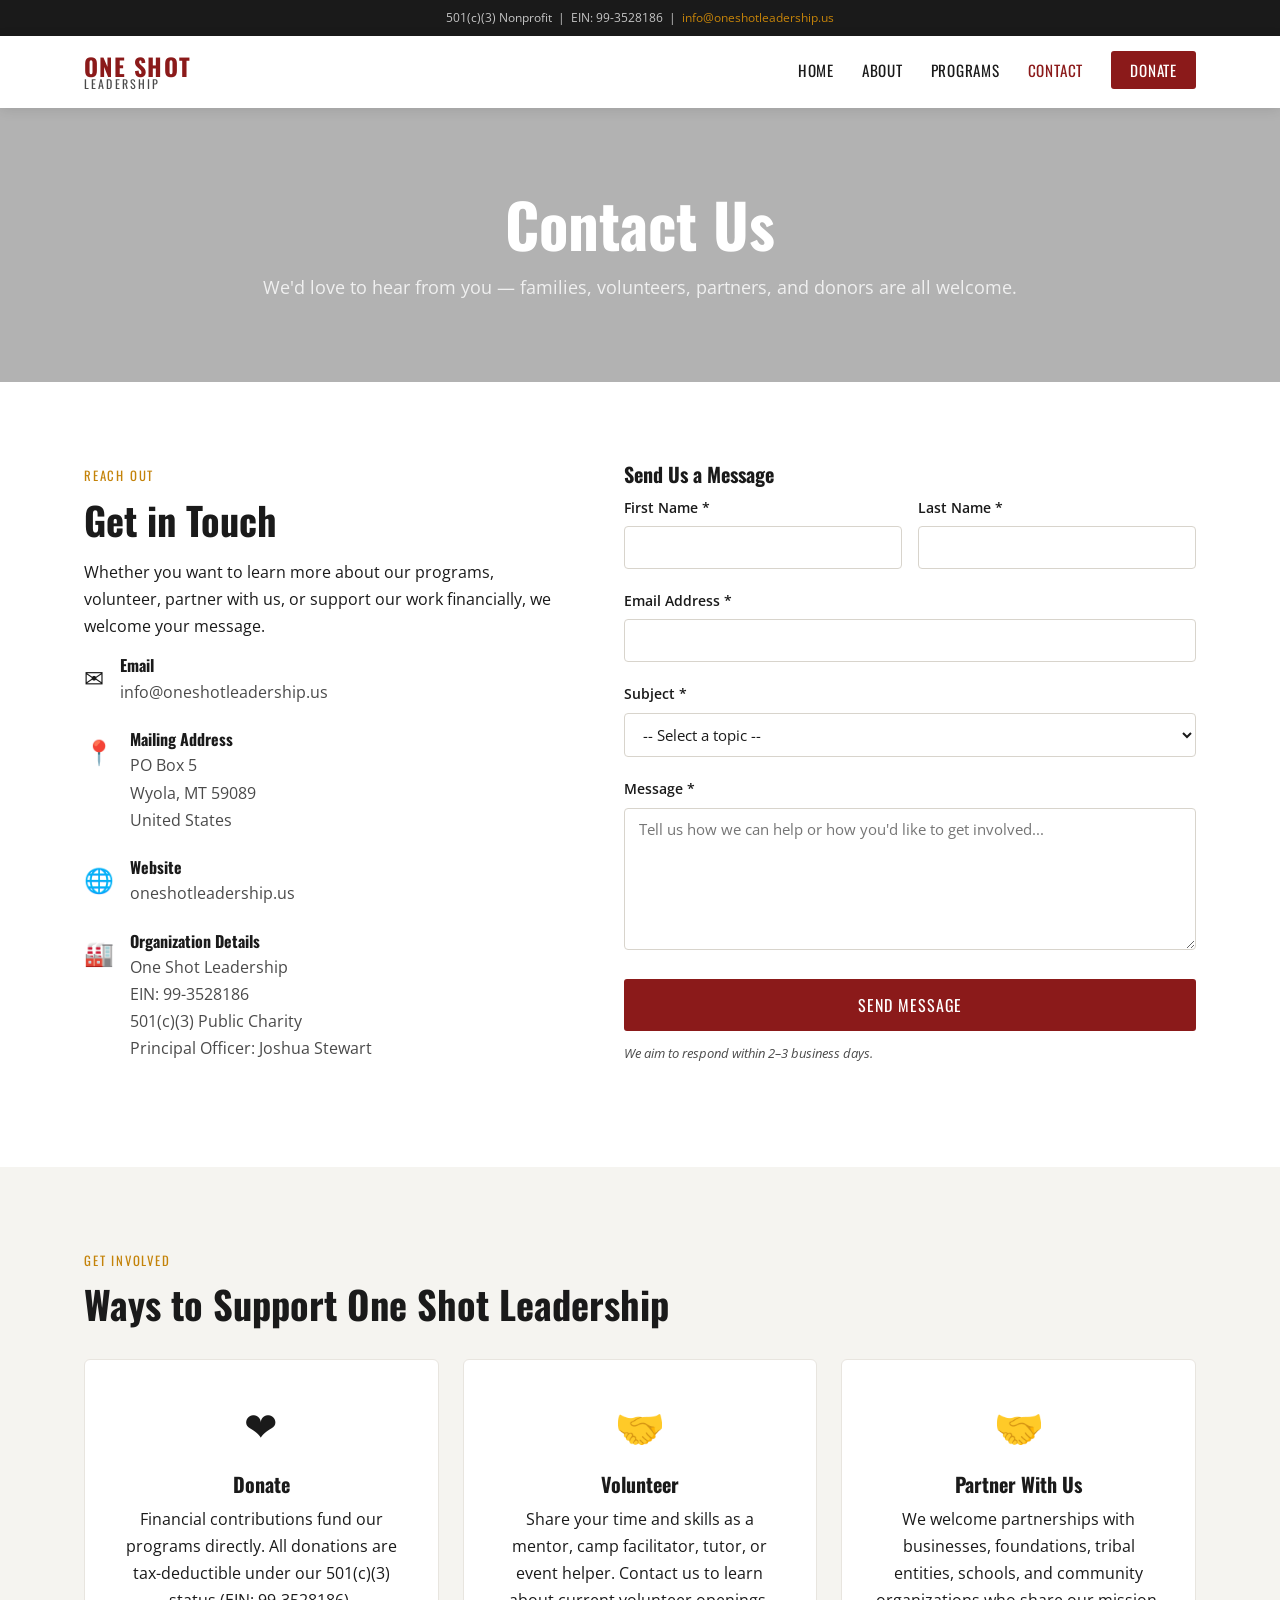
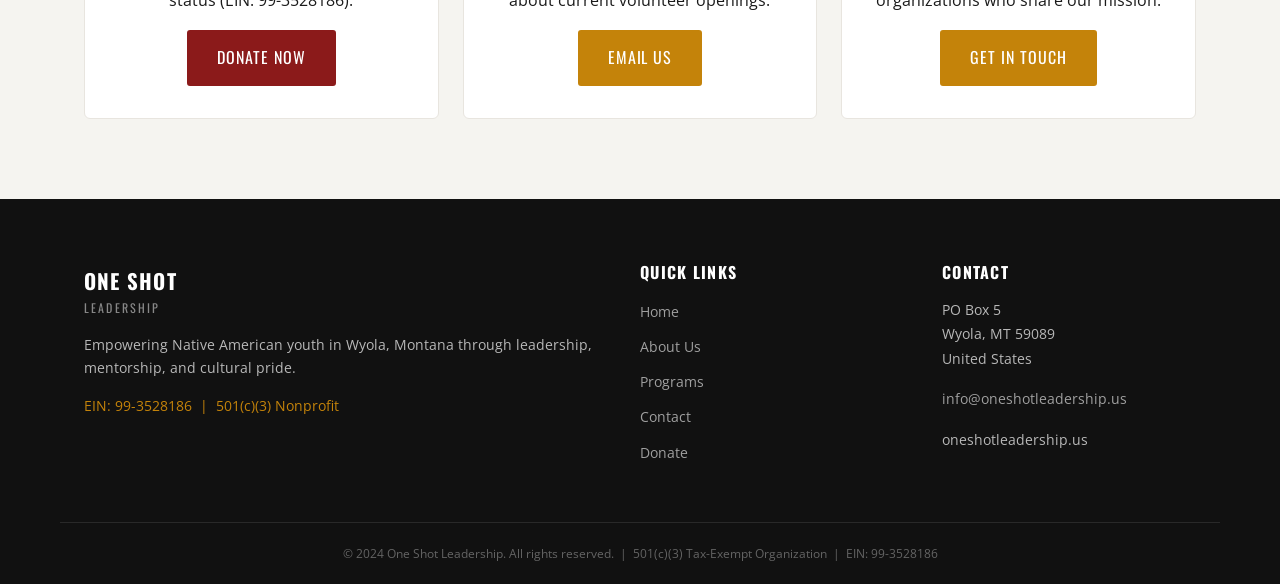
<file: contact.html>
<!DOCTYPE html>
<html lang="en">
<head>
  <meta charset="UTF-8" />
  <meta name="viewport" content="width=device-width, initial-scale=1.0" />
  <title>Contact | One Shot Leadership</title>
  <meta name="description" content="Contact One Shot Leadership. PO Box 5, Wyola, MT 59089. Email: info@oneshotleadership.us. EIN: 99-3528186." />
  <link rel="stylesheet" href="css/styles.css" />
  <link rel="preconnect" href="https://fonts.googleapis.com" />
  <link href="https://fonts.googleapis.com/css2?family=Oswald:wght@400;600;700&family=Open+Sans:wght@400;600&display=swap" rel="stylesheet" />
</head>
<body>

  <div class="top-bar">
    <span>501(c)(3) Nonprofit &nbsp;|&nbsp; EIN: 99-3528186 &nbsp;|&nbsp; <a href="mailto:info@oneshotleadership.us">info@oneshotleadership.us</a></span>
  </div>

  <header class="site-header">
    <div class="container nav-container">
      <a href="index.html" class="logo">
        <span class="logo-main">ONE SHOT</span><span class="logo-sub">LEADERSHIP</span>
      </a>
      <button class="nav-toggle" aria-label="Toggle navigation">&#9776;</button>
      <nav class="main-nav">
        <ul>
          <li><a href="index.html">Home</a></li>
          <li><a href="about.html">About</a></li>
          <li><a href="programs.html">Programs</a></li>
          <li><a href="contact.html" class="active">Contact</a></li>
          <li><a href="donate.html" class="btn-nav">Donate</a></li>
        </ul>
      </nav>
    </div>
  </header>

  <section class="page-hero" style="background-image:url('https://images.unsplash.com/photo-1529156069898-49953e39b3ac?auto=format&fit=crop&w=1600&q=80');">
    <div class="page-hero-overlay"></div>
    <div class="container page-hero-content">
      <h1>Contact Us</h1>
      <p>We'd love to hear from you — families, volunteers, partners, and donors are all welcome.</p>
    </div>
  </section>

  <section class="section-pad">
    <div class="container contact-layout">

      <!-- CONTACT INFO -->
      <div class="contact-info-col">
        <span class="section-label">Reach Out</span>
        <h2>Get in Touch</h2>
        <p>Whether you want to learn more about our programs, volunteer, partner with us, or support our work financially, we welcome your message.</p>

        <div class="contact-block">
          <div class="contact-block-icon">&#9993;</div>
          <div>
            <h4>Email</h4>
            <a href="mailto:info@oneshotleadership.us">info@oneshotleadership.us</a>
          </div>
        </div>

        <div class="contact-block">
          <div class="contact-block-icon">&#128205;</div>
          <div>
            <h4>Mailing Address</h4>
            <p>PO Box 5<br>Wyola, MT 59089<br>United States</p>
          </div>
        </div>

        <div class="contact-block">
          <div class="contact-block-icon">&#127760;</div>
          <div>
            <h4>Website</h4>
            <p>oneshotleadership.us</p>
          </div>
        </div>

        <div class="contact-block">
          <div class="contact-block-icon">&#127981;</div>
          <div>
            <h4>Organization Details</h4>
            <p>One Shot Leadership<br>EIN: 99-3528186<br>501(c)(3) Public Charity<br>Principal Officer: Joshua Stewart</p>
          </div>
        </div>
      </div>

      <!-- CONTACT FORM -->
      <div class="contact-form-col">
        <h3>Send Us a Message</h3>
        <form class="contact-form" id="contactForm" action="mailto:info@oneshotleadership.us" method="post" enctype="text/plain">
          <div class="form-row">
            <div class="form-group">
              <label for="firstName">First Name *</label>
              <input type="text" id="firstName" name="firstName" required />
            </div>
            <div class="form-group">
              <label for="lastName">Last Name *</label>
              <input type="text" id="lastName" name="lastName" required />
            </div>
          </div>
          <div class="form-group">
            <label for="email">Email Address *</label>
            <input type="email" id="email" name="email" required />
          </div>
          <div class="form-group">
            <label for="subject">Subject *</label>
            <select id="subject" name="subject" required>
              <option value="">-- Select a topic --</option>
              <option value="General Inquiry">General Inquiry</option>
              <option value="Programs Information">Programs Information</option>
              <option value="Volunteer">I Want to Volunteer</option>
              <option value="Partnership">Partnership / Collaboration</option>
              <option value="Donation">Donation Question</option>
              <option value="Media">Media / Press</option>
            </select>
          </div>
          <div class="form-group">
            <label for="message">Message *</label>
            <textarea id="message" name="message" rows="6" required placeholder="Tell us how we can help or how you'd like to get involved..."></textarea>
          </div>
          <button type="submit" class="btn btn-primary btn-full">Send Message</button>
          <p class="form-note">We aim to respond within 2–3 business days.</p>
        </form>
      </div>
    </div>
  </section>

  <!-- VOLUNTEER / PARTNER CTA -->
  <section class="section-pad bg-light">
    <div class="container">
      <span class="section-label">Get Involved</span>
      <h2>Ways to Support One Shot Leadership</h2>
      <div class="involve-grid">
        <div class="involve-card">
          <div class="involve-icon">&#10084;</div>
          <h3>Donate</h3>
          <p>Financial contributions fund our programs directly. All donations are tax-deductible under our 501(c)(3) status (EIN: 99-3528186).</p>
          <a href="donate.html" class="btn btn-primary">Donate Now</a>
        </div>
        <div class="involve-card">
          <div class="involve-icon">&#129309;</div>
          <h3>Volunteer</h3>
          <p>Share your time and skills as a mentor, camp facilitator, tutor, or event helper. Contact us to learn about current volunteer openings.</p>
          <a href="mailto:info@oneshotleadership.us" class="btn btn-secondary">Email Us</a>
        </div>
        <div class="involve-card">
          <div class="involve-icon">&#129309;</div>
          <h3>Partner With Us</h3>
          <p>We welcome partnerships with businesses, foundations, tribal entities, schools, and community organizations who share our mission.</p>
          <a href="mailto:info@oneshotleadership.us" class="btn btn-secondary">Get in Touch</a>
        </div>
      </div>
    </div>
  </section>

  <footer class="site-footer">
    <div class="container footer-grid">
      <div class="footer-brand">
        <span class="logo-main">ONE SHOT</span><span class="logo-sub">LEADERSHIP</span>
        <p>Empowering Native American youth in Wyola, Montana through leadership, mentorship, and cultural pride.</p>
        <p class="ein-footer">EIN: 99-3528186 &nbsp;|&nbsp; 501(c)(3) Nonprofit</p>
      </div>
      <div class="footer-links">
        <h4>Quick Links</h4>
        <ul>
          <li><a href="index.html">Home</a></li>
          <li><a href="about.html">About Us</a></li>
          <li><a href="programs.html">Programs</a></li>
          <li><a href="contact.html">Contact</a></li>
          <li><a href="donate.html">Donate</a></li>
        </ul>
      </div>
      <div class="footer-contact">
        <h4>Contact</h4>
        <p>PO Box 5<br>Wyola, MT 59089<br>United States</p>
        <p><a href="mailto:info@oneshotleadership.us">info@oneshotleadership.us</a></p>
        <p>oneshotleadership.us</p>
      </div>
    </div>
    <div class="footer-bottom">
      <p>&copy; 2024 One Shot Leadership. All rights reserved. &nbsp;|&nbsp; 501(c)(3) Tax-Exempt Organization &nbsp;|&nbsp; EIN: 99-3528186</p>
    </div>
  </footer>

  <script src="js/main.js"></script>
</body>
</html>
</file>
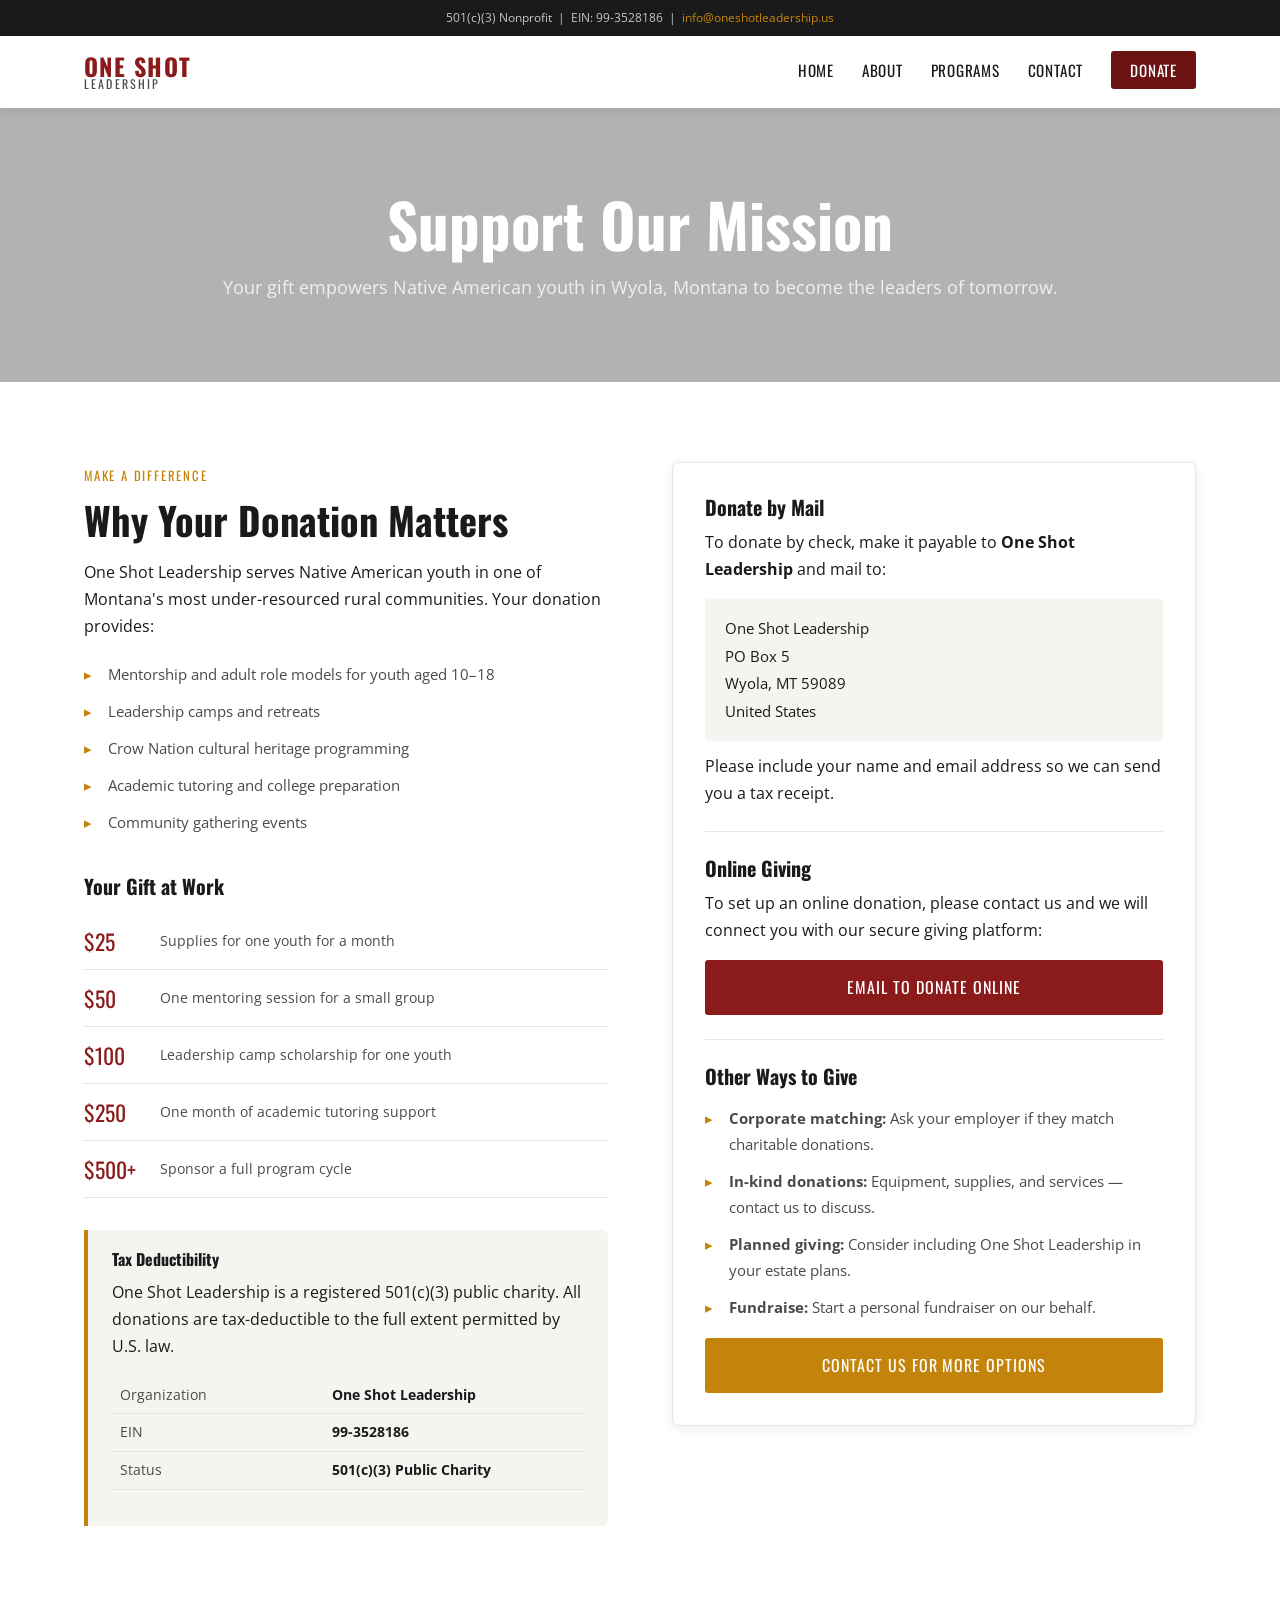
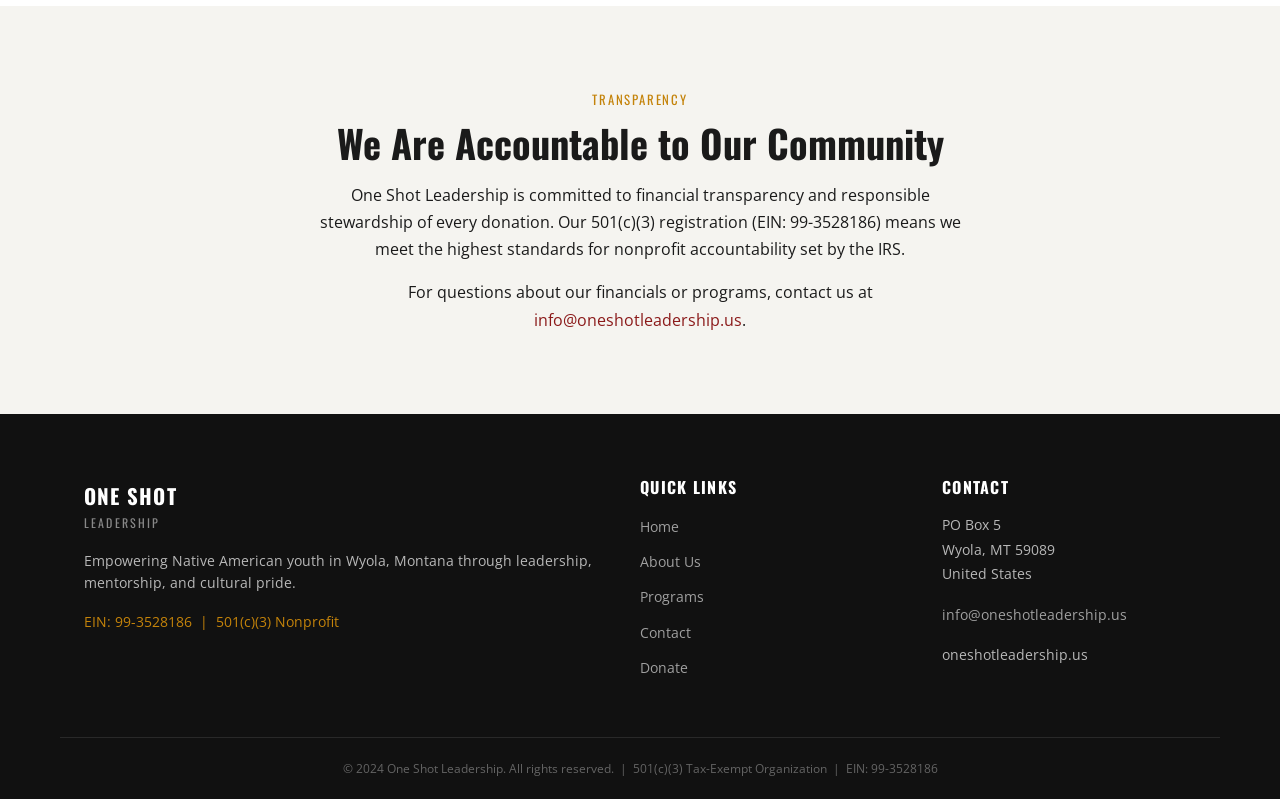
<file: donate.html>
<!DOCTYPE html>
<html lang="en">
<head>
  <meta charset="UTF-8" />
  <meta name="viewport" content="width=device-width, initial-scale=1.0" />
  <title>Donate | One Shot Leadership</title>
  <meta name="description" content="Support One Shot Leadership, a 501(c)(3) nonprofit (EIN: 99-3528186) dedicated to Native American youth in Wyola, MT. Donations are tax-deductible." />
  <link rel="stylesheet" href="css/styles.css" />
  <link rel="preconnect" href="https://fonts.googleapis.com" />
  <link href="https://fonts.googleapis.com/css2?family=Oswald:wght@400;600;700&family=Open+Sans:wght@400;600&display=swap" rel="stylesheet" />
</head>
<body>

  <div class="top-bar">
    <span>501(c)(3) Nonprofit &nbsp;|&nbsp; EIN: 99-3528186 &nbsp;|&nbsp; <a href="mailto:info@oneshotleadership.us">info@oneshotleadership.us</a></span>
  </div>

  <header class="site-header">
    <div class="container nav-container">
      <a href="index.html" class="logo">
        <span class="logo-main">ONE SHOT</span><span class="logo-sub">LEADERSHIP</span>
      </a>
      <button class="nav-toggle" aria-label="Toggle navigation">&#9776;</button>
      <nav class="main-nav">
        <ul>
          <li><a href="index.html">Home</a></li>
          <li><a href="about.html">About</a></li>
          <li><a href="programs.html">Programs</a></li>
          <li><a href="contact.html">Contact</a></li>
          <li><a href="donate.html" class="btn-nav active">Donate</a></li>
        </ul>
      </nav>
    </div>
  </header>

  <section class="page-hero" style="background-image:url('https://images.unsplash.com/photo-1543269865-cbf427effbad?auto=format&fit=crop&w=1600&q=80');">
    <div class="page-hero-overlay"></div>
    <div class="container page-hero-content">
      <h1>Support Our Mission</h1>
      <p>Your gift empowers Native American youth in Wyola, Montana to become the leaders of tomorrow.</p>
    </div>
  </section>

  <!-- DONATE MAIN -->
  <section class="section-pad">
    <div class="container donate-layout">
      <div class="donate-info">
        <span class="section-label">Make a Difference</span>
        <h2>Why Your Donation Matters</h2>
        <p>One Shot Leadership serves Native American youth in one of Montana's most under-resourced rural communities. Your donation provides:</p>
        <ul class="feature-list">
          <li>Mentorship and adult role models for youth aged 10–18</li>
          <li>Leadership camps and retreats</li>
          <li>Crow Nation cultural heritage programming</li>
          <li>Academic tutoring and college preparation</li>
          <li>Community gathering events</li>
        </ul>

        <div class="impact-amounts">
          <h3>Your Gift at Work</h3>
          <div class="amount-item">
            <span class="amount">$25</span>
            <span class="amount-desc">Supplies for one youth for a month</span>
          </div>
          <div class="amount-item">
            <span class="amount">$50</span>
            <span class="amount-desc">One mentoring session for a small group</span>
          </div>
          <div class="amount-item">
            <span class="amount">$100</span>
            <span class="amount-desc">Leadership camp scholarship for one youth</span>
          </div>
          <div class="amount-item">
            <span class="amount">$250</span>
            <span class="amount-desc">One month of academic tutoring support</span>
          </div>
          <div class="amount-item">
            <span class="amount">$500+</span>
            <span class="amount-desc">Sponsor a full program cycle</span>
          </div>
        </div>

        <div class="tax-info-box">
          <h4>Tax Deductibility</h4>
          <p>One Shot Leadership is a registered 501(c)(3) public charity. All donations are tax-deductible to the full extent permitted by U.S. law.</p>
          <table class="info-table compact">
            <tr><td>Organization</td><td><strong>One Shot Leadership</strong></td></tr>
            <tr><td>EIN</td><td><strong>99-3528186</strong></td></tr>
            <tr><td>Status</td><td><strong>501(c)(3) Public Charity</strong></td></tr>
          </table>
        </div>
      </div>

      <div class="donate-form-col">
        <div class="donate-card">
          <h3>Donate by Mail</h3>
          <p>To donate by check, make it payable to <strong>One Shot Leadership</strong> and mail to:</p>
          <address>
            One Shot Leadership<br>
            PO Box 5<br>
            Wyola, MT 59089<br>
            United States
          </address>
          <p>Please include your name and email address so we can send you a tax receipt.</p>

          <hr />

          <h3>Online Giving</h3>
          <p>To set up an online donation, please contact us and we will connect you with our secure giving platform:</p>
          <a href="mailto:info@oneshotleadership.us?subject=Online%20Donation%20Inquiry" class="btn btn-primary btn-full">Email to Donate Online</a>

          <hr />

          <h3>Other Ways to Give</h3>
          <ul class="feature-list">
            <li><strong>Corporate matching:</strong> Ask your employer if they match charitable donations.</li>
            <li><strong>In-kind donations:</strong> Equipment, supplies, and services — contact us to discuss.</li>
            <li><strong>Planned giving:</strong> Consider including One Shot Leadership in your estate plans.</li>
            <li><strong>Fundraise:</strong> Start a personal fundraiser on our behalf.</li>
          </ul>
          <a href="contact.html" class="btn btn-secondary btn-full">Contact Us for More Options</a>
        </div>
      </div>
    </div>
  </section>

  <!-- TRANSPARENCY -->
  <section class="section-pad bg-light">
    <div class="container" style="text-align:center;max-width:700px;">
      <span class="section-label">Transparency</span>
      <h2>We Are Accountable to Our Community</h2>
      <p>One Shot Leadership is committed to financial transparency and responsible stewardship of every donation. Our 501(c)(3) registration (EIN: 99-3528186) means we meet the highest standards for nonprofit accountability set by the IRS.</p>
      <p>For questions about our financials or programs, contact us at <a href="mailto:info@oneshotleadership.us">info@oneshotleadership.us</a>.</p>
    </div>
  </section>

  <footer class="site-footer">
    <div class="container footer-grid">
      <div class="footer-brand">
        <span class="logo-main">ONE SHOT</span><span class="logo-sub">LEADERSHIP</span>
        <p>Empowering Native American youth in Wyola, Montana through leadership, mentorship, and cultural pride.</p>
        <p class="ein-footer">EIN: 99-3528186 &nbsp;|&nbsp; 501(c)(3) Nonprofit</p>
      </div>
      <div class="footer-links">
        <h4>Quick Links</h4>
        <ul>
          <li><a href="index.html">Home</a></li>
          <li><a href="about.html">About Us</a></li>
          <li><a href="programs.html">Programs</a></li>
          <li><a href="contact.html">Contact</a></li>
          <li><a href="donate.html">Donate</a></li>
        </ul>
      </div>
      <div class="footer-contact">
        <h4>Contact</h4>
        <p>PO Box 5<br>Wyola, MT 59089<br>United States</p>
        <p><a href="mailto:info@oneshotleadership.us">info@oneshotleadership.us</a></p>
        <p>oneshotleadership.us</p>
      </div>
    </div>
    <div class="footer-bottom">
      <p>&copy; 2024 One Shot Leadership. All rights reserved. &nbsp;|&nbsp; 501(c)(3) Tax-Exempt Organization &nbsp;|&nbsp; EIN: 99-3528186</p>
    </div>
  </footer>

  <script src="js/main.js"></script>
</body>
</html>
</file>
<file: css/styles.css>
/* ============================================================
   ONE SHOT LEADERSHIP — Main Stylesheet
   ============================================================ */

:root {
  --primary:   #8B1A1A;   /* deep red — strength, heritage */
  --primary-dark: #6b1313;
  --accent:    #C4830A;   /* golden amber — resilience */
  --dark:      #1a1a1a;
  --gray:      #4a4a4a;
  --light-gray:#f5f4f0;
  --white:     #ffffff;
  --font-head: 'Oswald', sans-serif;
  --font-body: 'Open Sans', sans-serif;
  --container: 1160px;
}

*, *::before, *::after { box-sizing: border-box; margin: 0; padding: 0; }

html { scroll-behavior: smooth; }

body {
  font-family: var(--font-body);
  color: var(--dark);
  background: var(--white);
  font-size: 16px;
  line-height: 1.7;
}

img { max-width: 100%; display: block; }

a { color: var(--primary); text-decoration: none; }
a:hover { text-decoration: underline; }

ul { list-style: none; }

/* ── UTILITIES ─────────────────────────────────────────── */
.container { max-width: var(--container); margin: 0 auto; padding: 0 1.5rem; }
.section-pad { padding: 5rem 1.5rem; }
.bg-light { background: var(--light-gray); }
.bg-dark  { background: var(--dark); color: var(--white); }
.light    { color: var(--white); }

.section-label {
  display: inline-block;
  font-family: var(--font-head);
  font-size: .8rem;
  letter-spacing: .14em;
  text-transform: uppercase;
  color: var(--accent);
  margin-bottom: .6rem;
}

h1,h2,h3,h4 { font-family: var(--font-head); line-height: 1.2; }
h1 { font-size: clamp(2.2rem, 5vw, 3.8rem); }
h2 { font-size: clamp(1.6rem, 3.5vw, 2.4rem); margin-bottom: 1rem; }
h3 { font-size: 1.25rem; margin-bottom: .6rem; }
h4 { font-size: 1rem; margin-bottom: .4rem; }

p { margin-bottom: 1rem; }
p:last-child { margin-bottom: 0; }

/* ── BUTTONS ───────────────────────────────────────────── */
.btn {
  display: inline-block;
  padding: .75rem 1.75rem;
  font-family: var(--font-head);
  font-size: 1rem;
  letter-spacing: .06em;
  text-transform: uppercase;
  border-radius: 3px;
  cursor: pointer;
  transition: background .2s, color .2s, border-color .2s;
  text-decoration: none;
}
.btn-primary {
  background: var(--primary);
  color: var(--white);
  border: 2px solid var(--primary);
}
.btn-primary:hover {
  background: var(--primary-dark);
  border-color: var(--primary-dark);
  text-decoration: none;
}
.btn-secondary {
  background: var(--accent);
  color: var(--white);
  border: 2px solid var(--accent);
}
.btn-secondary:hover { background: #a36e08; border-color: #a36e08; text-decoration: none; }

.btn-outline {
  background: transparent;
  color: var(--white);
  border: 2px solid var(--white);
}
.btn-outline:hover { background: var(--white); color: var(--dark); text-decoration: none; }
.btn-outline-light {
  background: transparent;
  color: var(--white);
  border: 2px solid rgba(255,255,255,.6);
}
.btn-outline-light:hover { background: rgba(255,255,255,.15); text-decoration: none; color: #fff; }
.btn-full { width: 100%; text-align: center; }

/* ── TOP BAR ───────────────────────────────────────────── */
.top-bar {
  background: var(--dark);
  color: rgba(255,255,255,.75);
  font-size: .78rem;
  text-align: center;
  padding: .45rem 1rem;
}
.top-bar a { color: var(--accent); }

/* ── HEADER / NAV ──────────────────────────────────────── */
.site-header {
  background: var(--white);
  box-shadow: 0 2px 12px rgba(0,0,0,.1);
  position: sticky;
  top: 0;
  z-index: 100;
}
.nav-container {
  display: flex;
  align-items: center;
  justify-content: space-between;
  height: 72px;
}
.logo { text-decoration: none; line-height: 1; }
.logo-main {
  display: block;
  font-family: var(--font-head);
  font-size: 1.5rem;
  font-weight: 700;
  color: var(--primary);
  letter-spacing: .06em;
}
.logo-sub {
  display: block;
  font-family: var(--font-head);
  font-size: .75rem;
  letter-spacing: .18em;
  color: var(--gray);
  text-transform: uppercase;
}
.main-nav ul {
  display: flex;
  gap: 1.75rem;
  align-items: center;
}
.main-nav a {
  font-family: var(--font-head);
  font-size: .95rem;
  letter-spacing: .05em;
  text-transform: uppercase;
  color: var(--dark);
  text-decoration: none;
  transition: color .2s;
}
.main-nav a:hover, .main-nav a.active { color: var(--primary); }
.btn-nav {
  background: var(--primary);
  color: var(--white) !important;
  padding: .5rem 1.2rem;
  border-radius: 3px;
}
.btn-nav:hover { background: var(--primary-dark) !important; }
.btn-nav.active { background: var(--primary-dark) !important; }
.nav-toggle {
  display: none;
  background: none;
  border: none;
  font-size: 1.6rem;
  cursor: pointer;
  color: var(--dark);
}

/* ── HERO ──────────────────────────────────────────────── */
.hero {
  position: relative;
  min-height: 88vh;
  display: flex;
  align-items: center;
  background-color: #1a1a1a;
  background-image: url('https://images.unsplash.com/photo-1464822759023-fed622ff2c3b?auto=format&fit=crop&w=1600&q=80');
  background-size: cover;
  background-position: center 40%;
  overflow: hidden;
}
.hero::before {
  content: '';
  position: absolute;
  inset: 0;
  background: linear-gradient(to right, rgba(0,0,0,.72) 0%, rgba(0,0,0,.35) 100%);
}
.hero-overlay {
  position: absolute;
  inset: 0;
  background: radial-gradient(ellipse at 60% 50%, transparent 30%, rgba(0,0,0,.5) 100%);
}
.hero-content {
  position: relative;
  z-index: 2;
  color: var(--white);
  max-width: 700px;
}
.hero-eyebrow {
  font-family: var(--font-head);
  font-size: .85rem;
  letter-spacing: .18em;
  text-transform: uppercase;
  color: var(--accent);
  margin-bottom: 1rem;
}
.hero h1 { color: var(--white); margin-bottom: 1.25rem; }
.hero-sub {
  font-size: 1.15rem;
  color: rgba(255,255,255,.85);
  margin-bottom: 2rem;
  max-width: 520px;
}
.hero-btns { display: flex; gap: 1rem; flex-wrap: wrap; }

/* ── MISSION STRIP ─────────────────────────────────────── */
.mission-strip { padding: 4rem 1.5rem; background: var(--light-gray); }
.mission-grid {
  display: grid;
  grid-template-columns: repeat(auto-fit, minmax(260px, 1fr));
  gap: 2rem;
}
.mission-card {
  background: var(--white);
  padding: 2rem;
  border-radius: 6px;
  box-shadow: 0 2px 12px rgba(0,0,0,.07);
  border-top: 4px solid var(--primary);
}
.mission-icon { font-size: 2.2rem; margin-bottom: .75rem; }

/* ── TWO-COL LAYOUT ────────────────────────────────────── */
.two-col {
  display: grid;
  grid-template-columns: 1fr 1fr;
  gap: 4rem;
  align-items: center;
}
.col-text h2 { margin-bottom: 1rem; }
.col-text p  { color: var(--gray); }

/* ── REAL PHOTOS ───────────────────────────────────────── */
.photo-wrap {
  position: relative;
  border-radius: 10px;
  overflow: hidden;
  box-shadow: 0 8px 32px rgba(0,0,0,.18);
}
.photo-wrap img {
  width: 100%;
  height: 380px;
  object-fit: cover;
  display: block;
  transition: transform .4s ease;
}
.photo-wrap:hover img { transform: scale(1.03); }
.photo-caption {
  position: absolute;
  bottom: 0; left: 0; right: 0;
  background: linear-gradient(transparent, rgba(0,0,0,.65));
  color: rgba(255,255,255,.88);
  font-size: .78rem;
  font-family: var(--font-head);
  letter-spacing: .1em;
  text-transform: uppercase;
  padding: 2rem 1rem .75rem;
  border-bottom: 3px solid var(--accent);
}
/* program card image strip */
.program-card-img {
  width: 100%;
  height: 180px;
  object-fit: cover;
  border-radius: 6px 6px 0 0;
  display: block;
  margin: -1.75rem -1.75rem 1rem;
  width: calc(100% + 3.5rem);
}
/* page hero bg */
.page-hero {
  background-size: cover !important;
  background-position: center !important;
}

/* ── IMPACT / STATS ────────────────────────────────────── */
.stats-grid {
  display: grid;
  grid-template-columns: repeat(auto-fit, minmax(180px, 1fr));
  gap: 2rem;
  margin-top: 2rem;
}
.stat { text-align: center; }
.stat-num {
  display: block;
  font-family: var(--font-head);
  font-size: 2.8rem;
  color: var(--accent);
  line-height: 1;
}
.stat-label {
  display: block;
  font-size: .9rem;
  color: rgba(255,255,255,.7);
  margin-top: .4rem;
  text-transform: uppercase;
  letter-spacing: .08em;
}

/* ── PROGRAMS ──────────────────────────────────────────── */
.programs-grid {
  display: grid;
  grid-template-columns: repeat(auto-fit, minmax(240px, 1fr));
  gap: 1.5rem;
  margin-top: 2rem;
}
.program-card {
  background: var(--white);
  border: 1px solid #e8e5df;
  border-radius: 6px;
  padding: 1.75rem;
  transition: box-shadow .2s, transform .2s;
}
.program-card:hover { box-shadow: 0 6px 24px rgba(0,0,0,.1); transform: translateY(-3px); }
.program-icon { font-size: 2rem; margin-bottom: .75rem; }
.program-icon.big { font-size: 3rem; margin-bottom: 1rem; }
.program-card a { color: var(--primary); font-weight: 600; }

/* ── LEGAL INFO ────────────────────────────────────────── */
.legal-grid {
  display: grid;
  grid-template-columns: 1fr 1fr;
  gap: 3rem;
  align-items: start;
}
.info-table { width: 100%; border-collapse: collapse; margin: 1rem 0; }
.info-table td {
  padding: .55rem .75rem;
  border-bottom: 1px solid #e5e2db;
  font-size: .95rem;
}
.info-table td:first-child {
  color: var(--gray);
  width: 45%;
  white-space: nowrap;
}
.info-table.compact td { padding: .4rem .5rem; font-size: .88rem; }
.legal-note { font-size: .82rem; color: var(--gray); font-style: italic; margin-top: .75rem; }
.legal-cta { background: var(--primary); color: var(--white); padding: 2rem; border-radius: 6px; }
.legal-cta h3 { color: var(--white); margin-bottom: .75rem; }
.legal-cta p  { color: rgba(255,255,255,.85); }
.legal-cta .btn-primary { background: var(--accent); border-color: var(--accent); margin-top: 1rem; }

/* ── PAGE HERO ─────────────────────────────────────────── */
.page-hero {
  position: relative;
  background: linear-gradient(135deg, #2c0808 0%, #1a1a1a 100%);
  padding: 5rem 1.5rem;
  text-align: center;
}
.page-hero-overlay {
  position: absolute;
  inset: 0;
  background: rgba(0,0,0,.3);
}
.page-hero-content {
  position: relative;
  z-index: 1;
  color: var(--white);
}
.page-hero h1 { color: var(--white); margin-bottom: .75rem; }
.page-hero p  { color: rgba(255,255,255,.8); font-size: 1.1rem; }

/* ── MVV GRID ──────────────────────────────────────────── */
.mvv-grid {
  display: grid;
  grid-template-columns: repeat(auto-fit, minmax(260px, 1fr));
  gap: 2rem;
  margin-top: 2rem;
}
.mvv-card {
  background: var(--white);
  padding: 2rem;
  border-radius: 6px;
  border-left: 4px solid var(--primary);
  box-shadow: 0 2px 10px rgba(0,0,0,.06);
}
.mvv-icon { font-size: 2.5rem; margin-bottom: .75rem; }
.values-list { list-style: none; padding: 0; }
.values-list li { padding: .35rem 0; border-bottom: 1px solid #ece9e3; font-size: .95rem; }
.values-list li:last-child { border-bottom: none; }

/* ── TEAM ──────────────────────────────────────────────── */
.team-grid { display: grid; grid-template-columns: repeat(auto-fit, minmax(280px, 1fr)); gap: 2rem; margin-top: 2rem; }
.team-card {
  background: var(--light-gray);
  padding: 2rem;
  border-radius: 6px;
  text-align: center;
}
.team-photo-placeholder {
  width: 100px;
  height: 100px;
  border-radius: 50%;
  background: var(--primary);
  display: flex;
  align-items: center;
  justify-content: center;
  margin: 0 auto 1rem;
  font-family: var(--font-head);
  font-size: 2rem;
  color: var(--white);
}
.team-title { color: var(--accent); font-weight: 600; font-size: .9rem; text-transform: uppercase; letter-spacing: .08em; margin-bottom: .75rem; }
.team-card p { text-align: left; font-size: .95rem; color: var(--gray); }

/* ── CONTACT PAGE ──────────────────────────────────────── */
.contact-layout {
  display: grid;
  grid-template-columns: 1fr 1.2fr;
  gap: 4rem;
  align-items: start;
}
.contact-block {
  display: flex;
  gap: 1rem;
  align-items: flex-start;
  margin-bottom: 1.5rem;
}
.contact-block-icon { font-size: 1.5rem; margin-top: .1rem; }
.contact-block h4 { margin-bottom: .2rem; }
.contact-block p, .contact-block a { color: var(--gray); }

.contact-form .form-row { display: grid; grid-template-columns: 1fr 1fr; gap: 1rem; }
.form-group { margin-bottom: 1.25rem; }
.form-group label { display: block; font-size: .88rem; font-weight: 600; margin-bottom: .4rem; color: var(--dark); }
.form-group input,
.form-group select,
.form-group textarea {
  width: 100%;
  padding: .65rem .85rem;
  border: 1.5px solid #d8d4cc;
  border-radius: 4px;
  font-family: var(--font-body);
  font-size: .95rem;
  color: var(--dark);
  background: var(--white);
  transition: border-color .2s;
}
.form-group input:focus,
.form-group select:focus,
.form-group textarea:focus {
  outline: none;
  border-color: var(--primary);
}
.form-note { font-size: .8rem; color: var(--gray); margin-top: .75rem; font-style: italic; }

/* ── INVOLVE GRID ──────────────────────────────────────── */
.involve-grid { display: grid; grid-template-columns: repeat(auto-fit, minmax(240px, 1fr)); gap: 1.5rem; margin-top: 2rem; }
.involve-card {
  background: var(--white);
  padding: 2rem;
  border-radius: 6px;
  border: 1px solid #e8e5df;
  text-align: center;
}
.involve-icon { font-size: 2.5rem; margin-bottom: .75rem; }

/* ── DONATE PAGE ───────────────────────────────────────── */
.donate-layout {
  display: grid;
  grid-template-columns: 1fr 1fr;
  gap: 4rem;
  align-items: start;
}
.impact-amounts { margin: 2rem 0; }
.impact-amounts h3 { margin-bottom: 1rem; }
.amount-item { display: flex; gap: 1rem; align-items: center; padding: .6rem 0; border-bottom: 1px solid #e8e5df; }
.amount { font-family: var(--font-head); font-size: 1.35rem; color: var(--primary); min-width: 60px; }
.amount-desc { font-size: .9rem; color: var(--gray); }
.tax-info-box { background: var(--light-gray); border-left: 4px solid var(--accent); padding: 1.25rem 1.5rem; border-radius: 0 6px 6px 0; margin-top: 1.5rem; }
.tax-info-box h4 { margin-bottom: .6rem; }
.donate-card {
  background: var(--white);
  border: 1px solid #e8e5df;
  border-radius: 6px;
  padding: 2rem;
  box-shadow: 0 2px 12px rgba(0,0,0,.07);
}
.donate-card h3 { margin-bottom: .6rem; }
.donate-card hr { border: none; border-top: 1px solid #e8e5df; margin: 1.5rem 0; }
.donate-card address { font-style: normal; background: var(--light-gray); padding: 1rem 1.25rem; border-radius: 4px; margin: .75rem 0; font-size: .95rem; line-height: 1.8; }

/* ── FEATURE LIST ──────────────────────────────────────── */
.feature-list { list-style: none; padding: 0; margin: .75rem 0; }
.feature-list li { padding: .35rem 0 .35rem 1.5rem; position: relative; font-size: .95rem; color: var(--gray); }
.feature-list li::before { content: '▸'; position: absolute; left: 0; color: var(--accent); }

/* ── CONTACT STRIP ─────────────────────────────────────── */
.contact-strip { background: var(--light-gray); }

/* ── FOOTER ────────────────────────────────────────────── */
.site-footer { background: #111; color: rgba(255,255,255,.7); padding: 4rem 1.5rem 0; }
.footer-grid {
  display: grid;
  grid-template-columns: 2fr 1fr 1fr;
  gap: 3rem;
  padding-bottom: 3rem;
  border-bottom: 1px solid rgba(255,255,255,.1);
}
.footer-brand .logo-main { font-size: 1.3rem; color: var(--white); }
.footer-brand .logo-sub  { color: rgba(255,255,255,.5); margin-bottom: 1rem; }
.footer-brand p { font-size: .88rem; line-height: 1.6; }
.ein-footer { margin-top: .75rem; font-size: .78rem; color: var(--accent); }
.footer-links h4, .footer-contact h4 { color: var(--white); font-family: var(--font-head); font-size: 1rem; letter-spacing: .08em; text-transform: uppercase; margin-bottom: 1rem; }
.footer-links ul { list-style: none; padding: 0; }
.footer-links li { margin-bottom: .5rem; }
.footer-links a, .footer-contact a { color: rgba(255,255,255,.6); font-size: .9rem; transition: color .2s; }
.footer-links a:hover, .footer-contact a:hover { color: var(--accent); text-decoration: none; }
.footer-contact p { font-size: .9rem; line-height: 1.7; }
.footer-bottom {
  text-align: center;
  padding: 1.25rem;
  font-size: .78rem;
  color: rgba(255,255,255,.35);
}

/* ── RESPONSIVE ────────────────────────────────────────── */
@media (max-width: 900px) {
  .two-col, .legal-grid, .contact-layout, .donate-layout { grid-template-columns: 1fr; gap: 2rem; }
  .footer-grid { grid-template-columns: 1fr 1fr; }
  .col-visual { order: -1; }
}

@media (max-width: 680px) {
  .nav-toggle { display: block; }
  .main-nav {
    display: none;
    position: absolute;
    top: 72px;
    left: 0;
    right: 0;
    background: var(--white);
    box-shadow: 0 4px 12px rgba(0,0,0,.1);
    padding: 1rem 1.5rem;
    z-index: 99;
  }
  .main-nav.open { display: block; }
  .main-nav ul { flex-direction: column; gap: .75rem; }
  .main-nav a { font-size: 1rem; }
  .site-header { position: relative; }
  .hero { min-height: 70vh; }
  .hero-btns { flex-direction: column; }
  .btn { text-align: center; }
  .footer-grid { grid-template-columns: 1fr; gap: 2rem; }
  .contact-form .form-row { grid-template-columns: 1fr; }
  .section-pad { padding: 3rem 1.25rem; }
}
</file>
